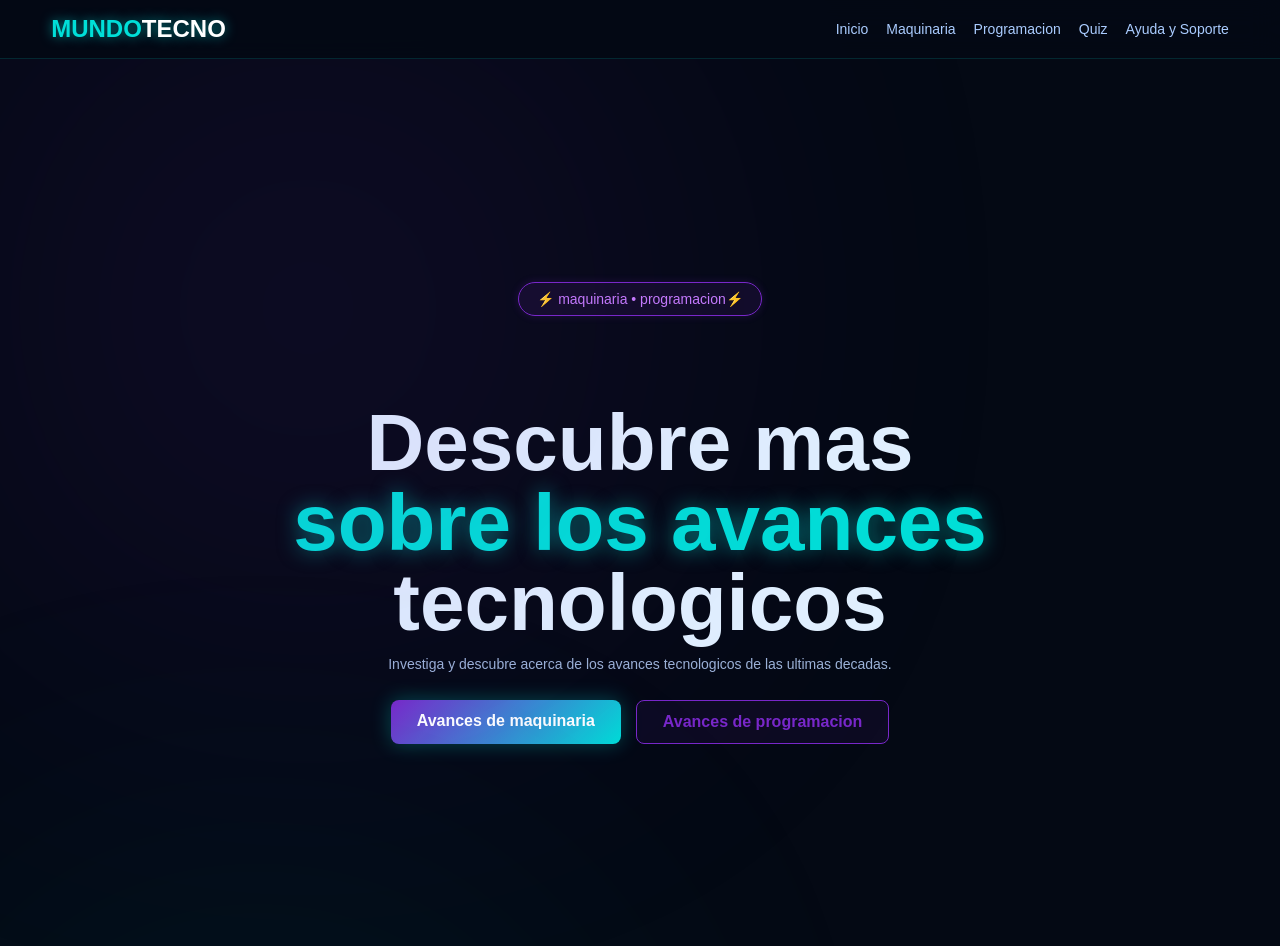
<file: index.html>
<!DOCTYPE html>
<html lang="en">
<head>
  <meta charset="UTF-8">
  <meta name="viewport" content="width=device-width, initial-scale=1.0">
  <title>mundotecno</title>
  <link rel="stylesheet" href="style.css">
</head>
<body>
  
  <!-- NAVBAR -->
    <nav>
        <div class="logo">MUNDO<span>TECNO</span></div>
        <ul>
            <li><a href="#inicio">Inicio</a></li>
            <li><a href="pilares.html">Maquinaria</a></li>
            <li><a href="pilares2.html">Programacion</a></li>
            <li><a href="quiz.html">Quiz</a></li>
            <li><a href="ayuda.html">Ayuda y Soporte</a></li>
        </ul>
    </nav>
    <!-- HERO SECTION -->
    <section class="hero" id="inicio">
        <div class="hero-content">
            <div class="badge">⚡ maquinaria • programacion⚡</div>
            <h1>Descubre mas<br><span>sobre los avances</span><br>tecnologicos</h1>
            <p>Investiga y descubre acerca de los avances tecnologicos de las ultimas decadas.</p>
            <div class="buttons">
                <a href="pilares.html" class="btn btn-primary">Avances de maquinaria</a>
                <a href="pilares2.html" class="btn btn-secondary">Avances de programacion</a>

            </div>
        </div>
    </section>
</body>
</html>
</file>
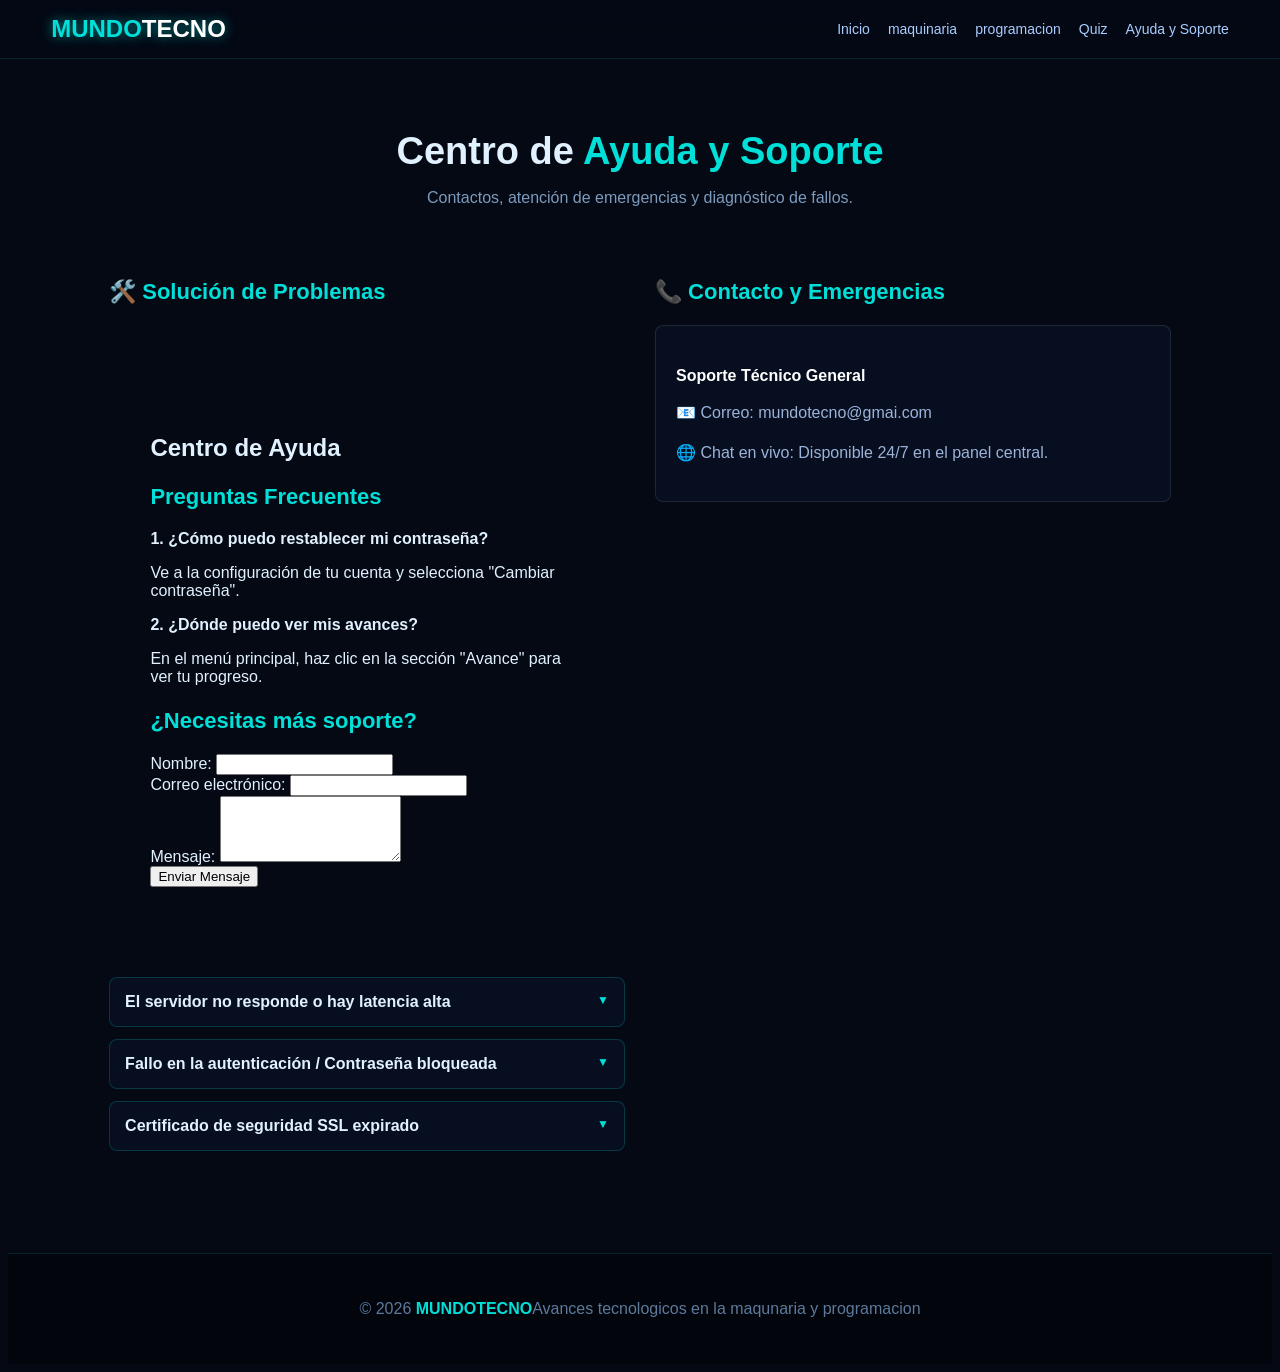
<file: ayuda.html>
<!DOCTYPE html>
<html lang="en">
<head>
    <meta charset="UTF-8">
    <meta name="viewport" content="width=device-width, initial-scale=1.0">
    <title>Ayuda</title>
    <link rel="stylesheet" href="ayuda.css">
</head>
<body>
    
    <!-- NAVBAR -->
    <nav>
        <div class="logo">MUNDO<span>TECNO</span></div>
        <ul>
            <li><a href="index.html ">Inicio</a></li>
            <li><a href="pilares.html">maquinaria</a></li>
            <li><a href="pilares2.html">programacion</a></li>
            <li><a href="quiz.html">Quiz</a></li>
            <li><a href="ayuda.html">Ayuda y Soporte</a></li>
        </ul>
    </nav>
    <!-- AYUDA, SOPORTE Y SOLUCIÓN DE PROBLEMAS -->
    <section id="ayuda">
        <div class="section-title">
            <h2>Centro de <span>Ayuda y Soporte</span></h2>
            <p>Contactos, atención de emergencias y diagnóstico de fallos.</p>
        </div>

        <div class="help-grid">
            <!-- Columna 1: Solución de problemas con desplegables -->
            <div class="help-column">
                <h3>🛠️ Solución de Problemas</h3>
                <section class="ayuda">
                    <h2>Centro de Ayuda</h2>

                    <h3>Preguntas Frecuentes</h3>
                    <div class="faq">
                        <p><strong>1. ¿Cómo puedo restablecer mi contraseña?</strong></p>
                        <p>Ve a la configuración de tu cuenta y selecciona "Cambiar contraseña".</p>
                    </div>
                    <div class="faq">
                        <p><strong>2. ¿Dónde puedo ver mis avances?</strong></p>
                        <p>En el menú principal, haz clic en la sección "Avance" para ver tu progreso.</p>
                    </div>

                    <h3>¿Necesitas más soporte?</h3>
                    <form action="enviar_mensaje.php" method="POST">

                        <label for="nombre">Nombre:</label>
                        <input type="text" id="nombre" name="nombre" required></form>

                        <form><label for="email">Correo electrónico:</label>
                        <input type="email" id="email" name="email" required></form>
                   
                        <form><label for="mensaje">Mensaje:</label>
                        <textarea id="mensaje" name="mensaje" rows="4" required></textarea></form> 

                        <button type="submit">Enviar Mensaje</button>
                    
                </section>


                <details class="faq-item">
                    <summary>El servidor no responde o hay latencia alta</summary>
                    <div class="faq-answer">
                        <p><strong>Para solucionarlo puedes:</strong></p>
                        <ul>
                            <li>Verificar el estado de las interfaces de red con el comando <code>ping</code>.</li>
                            <li>Reiniciar el daemon del servicio de enrutamiento.</li>
                            <li>Comprobar si existe un ataque DDoS en curso desde el panel de monitoreo.</li>
                        </ul>
                    </div>
                </details>

                <details class="faq-item">
                    <summary>Fallo en la autenticación / Contraseña bloqueada</summary>
                    <div class="faq-answer">
                        <p><strong>Para solucionarlo puedes:</strong></p>
                        <ul>
                            <li>Solicitar un token de recuperación a tu administrador del sistema.</li>
                            <li>Esperar 15 minutos para que el bloqueo por intentos expire.</li>
                            <li>Ingresar mediante la consola serial SSH con credenciales root.</li>
                        </ul>
                    </div>
                </details>

                <details class="faq-item">
                    <summary>Certificado de seguridad SSL expirado</summary>
                    <div class="faq-answer">
                        <p><strong>Para solucionarlo puedes:</strong></p>
                        <ul>
                            <li>Ejecutar el script automático <code>certbot renew</code> en el servidor web.</li>
                            <li>Verificar que las claves públicas estén apuntando al dominio correcto.</li>
                        </ul>
                    </div>
                </details>
            </div>

            <!-- Columna 2: Contacto y Emergencias -->
            <div class="help-column">
                <h3>📞 Contacto y Emergencias</h3>

                <div class="contact-card">
                    <h4>Soporte Técnico General</h4>
                    <p>📧 Correo: mundotecno@gmai.com</p>
                    <p>🌐 Chat en vivo: Disponible 24/7 en el panel central.</p>
                </div>

            </div>
        </div>
    </section>

    <!-- FOOTER -->
    <footer>
        <p>©️ 2026 <strong>MUNDOTECNO</strong>Avances tecnologicos en la maqunaria y programacion</p>
    </footer>
</body>
</html>
</file>
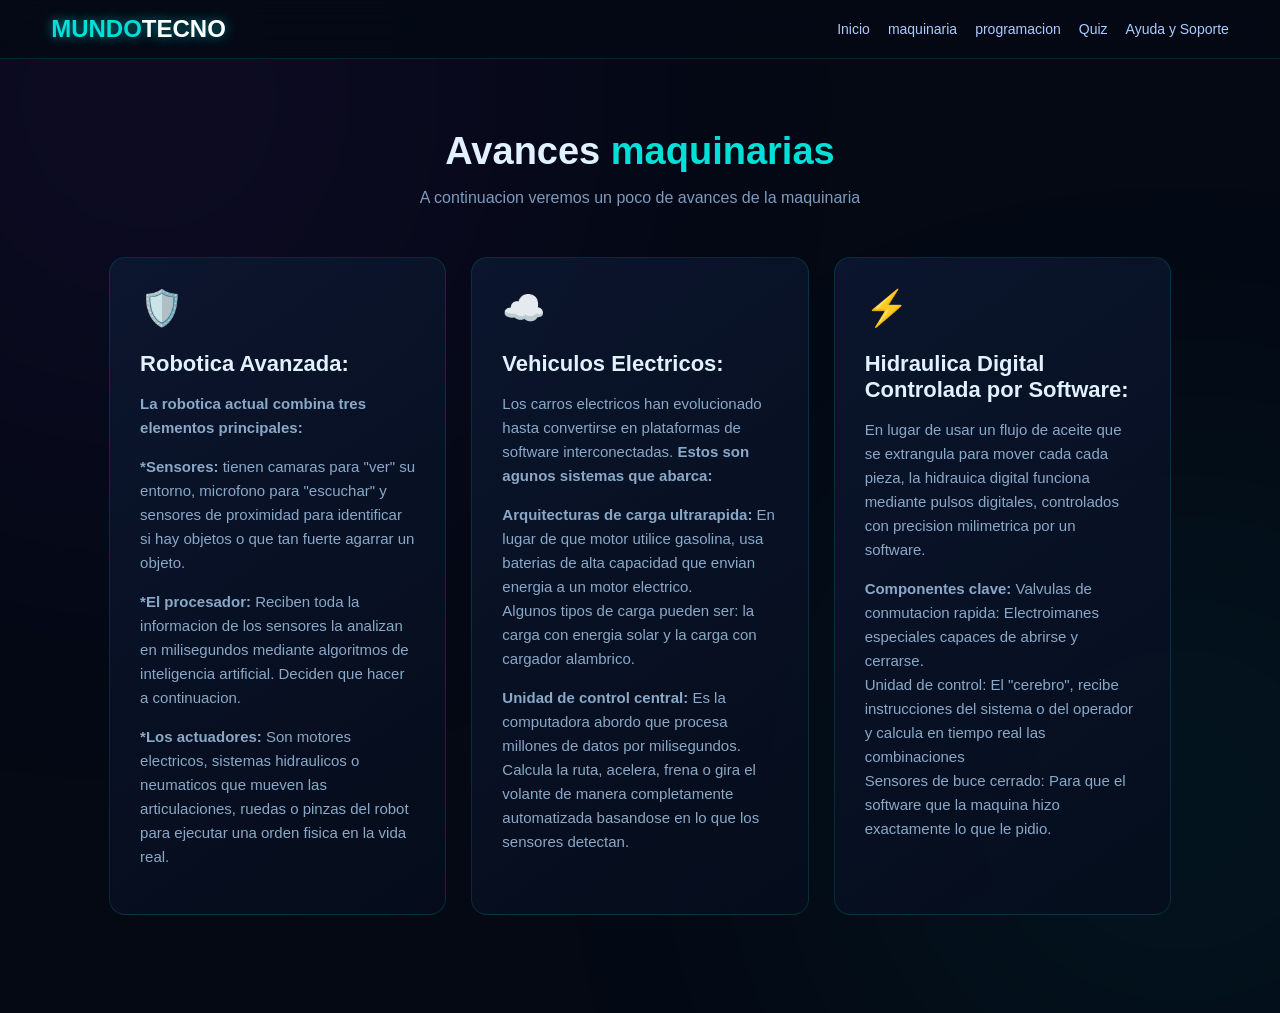
<file: pilares.html>
<!DOCTYPE html>
<html lang="en">
<head>
    <meta charset="UTF-8">
    <meta name="viewport" content="width=device-width, initial-scale=1.0">
    <title>pilares</title>
    <link rel="stylesheet" href="pilares.css">
</head>
<body>
   
    </style>
    <!-- NAVBAR -->
    <nav>
        <div class="logo">MUNDO<span>TECNO</span></div>
        <ul>
            <li><a href="index.html ">Inicio</a></li>
            <li><a href="pilares.html">maquinaria</a></li>
            <li><a href="pilares2.html">programacion</a></li>
            <li><a href="quiz.html">Quiz</a></li>
            <li><a href="ayuda.html">Ayuda y Soporte</a></li>
        </ul>
    </nav>
     <!-- PILARES DE TECNOLOGÍA -->
    <section id="pilares">
        <div class="section-title">
            <h2>Avances<span> maquinarias</span></h2>
            <p>A continuacion veremos un poco de avances de la maquinaria</p>
        </div>

        <div class="cards">
            <div class="card">
                <div class="icon">🛡️</div>
                <h3>Robotica Avanzada:</h3>
                <p><strong>La robotica actual combina tres elementos principales:</strong></p>
                <p><strong>*Sensores:</strong> tienen camaras para "ver" su entorno, microfono para "escuchar" y sensores de proximidad para 
                identificar si hay objetos o que tan fuerte agarrar un objeto.</p>
                <p><strong>*El procesador:</strong> Reciben toda la informacion de los sensores la analizan en milisegundos mediante algoritmos
                de inteligencia artificial. Deciden que hacer a continuacion.</p>
                <p><strong>*Los actuadores:</strong> Son motores electricos, sistemas hidraulicos o neumaticos que mueven las articulaciones, ruedas
                o pinzas del robot para ejecutar una orden fisica en la vida real.</p>
            </div>

            <div class="card">
                <div class="icon">☁️</div>
                <h3>Vehiculos Electricos:</h3>
                <p>Los carros electricos han evolucionado hasta convertirse en plataformas de software interconectadas. <strong>Estos son agunos sistemas que abarca:</strong> </p>
                <p><strong>Arquitecturas de carga ultrarapida:</strong> En lugar de que motor utilice gasolina, usa baterias de alta capacidad 
                que envian energia a un motor electrico.
                 <br> Algunos tipos de carga pueden ser: la carga con energia solar y la carga con cargador alambrico.</p>
                 <p><strong>Unidad de control central:</strong> Es la computadora abordo que procesa millones de datos por milisegundos. Calcula la ruta, acelera, frena o gira el volante
                 de manera completamente automatizada basandose en lo que los sensores detectan.</p>
            </div>

            <div class="card">
                <div class="icon">⚡</div>
                <h3>Hidraulica Digital Controlada por Software:</h3>
                <p>En lugar de usar un flujo de aceite que se extrangula para mover cada cada pieza, la hidrauica digital funciona mediante pulsos digitales,
                    controlados con precision milimetrica por un software.
                </p>
                <p><strong>Componentes clave:</strong> Valvulas de conmutacion rapida: Electroimanes especiales capaces de abrirse y cerrarse. <br> Unidad de control:
                 El "cerebro", recibe instrucciones del sistema o del operador y calcula en tiempo real las combinaciones <br> Sensores de buce cerrado: Para que el software 
                que la maquina hizo exactamente lo que le pidio.</p>
            </div>
        </div>
    </section>
</body>
</html>
</file>
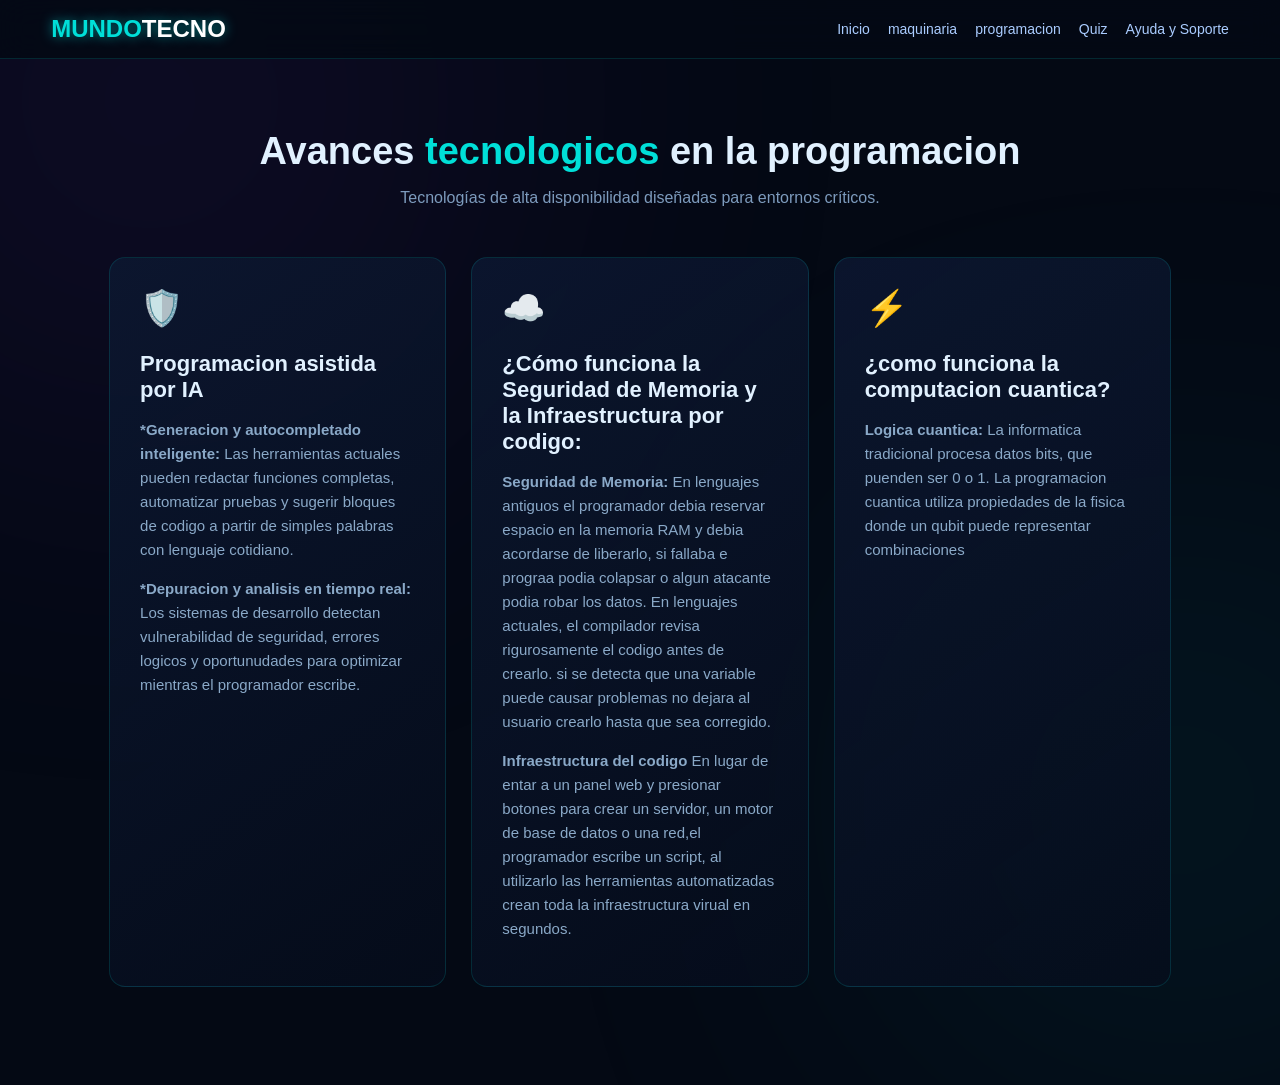
<file: pilares2.html>
<!DOCTYPE html>
<html lang="en">
<head>
    <meta charset="UTF-8">
    <meta name="viewport" content="width= , initial-scale=1.0">
    <title>pilares2</title>
    <link rel="stylesheet" href="quiz.css">
</head>
<body>
    <style>
        general{
    margin: 0;
    padding: 0;
    box-sizing: border-box;
    scroll-behavior: smooth;
}

body {
    font-family: Arial, Helvetica, sans-serif;
    background: #040914;
    color: #e1f1ff;
    overflow-x: hidden;
    position: relative;
}

/* Efectos de luces en el fondo */
body::before {
    content: "";
    position: fixed;
    width: 600px;
    height: 600px;
    background: #7928ca;
    border-radius: 50%;
    filter: blur(200px);
    opacity: 0.15;
    top: -200px;
    left: -150px;
    z-index: -1;
}

body::after {
    content: "";
    position: fixed;
    width: 500px;
    height: 500px;
    background: #00dfd8;
    border-radius: 50%;
    filter: blur(200px);
    opacity: 0.12;
    right: -150px;
    bottom: -150px;
    z-index: -1;
}

/* NAVBAR */
nav {
    position: fixed;
    top: 0;
    left: 0;
    width: 100%;
    box-sizing: border-box;
    padding: 15px 4%;
    z-index: 1000;

    display: flex;
    justify-content: space-between;
    align-items: center;
    gap: 20px;

    background: rgba(4, 9, 20, 0.9);
    backdrop-filter: blur(15px);
    border-bottom: 1px solid rgba(0, 223, 216, 0.15);
}

.logo {
    font-size: 24px;
    font-weight: bold;
    color: #00dfd8;
    text-shadow: 0 0 12px rgba(0, 223, 216, 0.6);
    white-space: nowrap;
}

.logo span {
    color: #fff;
}

nav ul {
    display: flex;
    align-items: center;
    justify-content: flex-end;
    gap: 18px;
    list-style: none;
    margin: 0;
    padding: 0;
    flex-wrap: wrap;
}

nav li {
    flex-shrink: 0;
}

nav a {
    color: #aaccff;
    text-decoration: none;
    transition: 0.3s;
    font-size: 14px;
    white-space: nowrap;
}

nav a:hover {
    color: #00dfd8;
    text-shadow: 0 0 10px #00dfd8;
}

/* SECCIONES GENERALES */
section {
    padding: 90px 8%;
}

.section-title {
    text-align: center;
    margin-bottom: 50px;
}

.section-title h2 {
    font-size: 38px;
    margin-bottom: 12px;
}

.section-title h2 span {
    color: #00dfd8;
}

.section-title p {
    color: #7d9bbd;
}

/* TARJETAS */
.cards {
    display: grid;
    grid-template-columns: repeat(3, 1fr);
    gap: 25px;
}

.card {
    padding: 30px;
    border-radius: 16px;
    background: linear-gradient(145deg, rgba(12, 23, 48, 0.9), rgba(6, 13, 28, 0.8));
    border: 1px solid rgba(0, 223, 216, 0.15);
    transition: 0.3s;
}

.card:hover {
    transform: translateY(-8px);
    border-color: #00dfd8;
    box-shadow: 0 10px 30px rgba(0, 223, 216, 0.15);
}

.icon {
    font-size: 35px;
    margin-bottom: 15px;
}

.card h3 {
    font-size: 22px;
    margin-bottom: 12px;
}

.card p {
    color: #8aa9c8;
    line-height: 1.6;
    font-size: 15px;
}

/* AYUDA Y DESPLEGABLES */
.help-grid {
    display: grid;
    grid-template-columns: 1fr 1fr;
    gap: 30px;
}

.help-column h3 {
    font-size: 22px;
    margin-bottom: 20px;
    color: #00dfd8;
}
/* RESPONSIVE */
@media (max-width: 850px) {
    nav ul { display: none; }
    .cards { grid-template-columns: 1fr; }
    .help-grid { grid-template-columns: 1fr; }
}
    </style>
    <!-- NAVBAR -->
    <nav>
        <div class="logo">MUNDO<span>TECNO</span></div>
        <ul>
            <li><a href="index.html ">Inicio</a></li>
            <li><a href="pilares.html">maquinaria</a></li>
            <li><a href="pilares2.html">programacion</a></li>
            <li><a href="quiz.html">Quiz</a></li>
            <li><a href="ayuda.html">Ayuda y Soporte</a></li>
        </ul>
    </nav>
    <!-- tarjetas2 -->
    <section id="pilares2">
        <div class="section-title">
            <h2>Avances<span> tecnologicos</span> en la programacion</h2>
            <p>Tecnologías de alta disponibilidad diseñadas para entornos críticos.</p>
        </div>

        <div class="cards">
            <div class="card">
                <div class="icon">🛡️</div>
                <h3>Programacion asistida por IA</h3>
                <p><strong>*Generacion y autocompletado inteligente: </strong> Las herramientas actuales pueden redactar funciones completas,
                automatizar pruebas y sugerir bloques de codigo a partir de simples palabras con lenguaje cotidiano. </p>
                <p><strong>*Depuracion y analisis en tiempo real:</strong> Los sistemas de desarrollo detectan vulnerabilidad de seguridad, errores
                logicos y oportunudades para optimizar mientras el programador escribe.</p>
            </div>

            <div class="card">
                <div class="icon">☁️</div>
                <h3>¿Cómo funciona la Seguridad de Memoria y la Infraestructura por codigo:</h3>
                <p><strong>Seguridad de Memoria:</strong> En lenguajes antiguos el programador debia reservar espacio en la memoria RAM y debia acordarse de
                     liberarlo, si fallaba e prograa podia colapsar o algun atacante podia robar los datos. En lenguajes actuales, el compilador revisa 
                     rigurosamente el codigo antes de crearlo. si se detecta que una variable puede causar 
                problemas no dejara al usuario crearlo hasta que sea corregido.</p>
                <p><strong>Infraestructura del codigo</strong> En lugar de entar a un panel web y presionar botones para crear un servidor, un motor de 
                    base de datos o una red,el programador escribe un script, al utilizarlo las herramientas automatizadas
                crean toda la infraestructura virual en segundos.</p>
            </div>

            <div class="card">
                <div class="icon">⚡</div>
                <h3>¿como funciona la computacion cuantica?</h3>
                <p><strong>Logica cuantica:</strong> La informatica tradicional procesa datos bits, que puenden ser 0 o 1. La programacion cuantica 
                utiliza propiedades de la fisica donde un qubit puede representar combinaciones</p>
            </div>
        </div>
    </section>
</body>
</html>
</file>
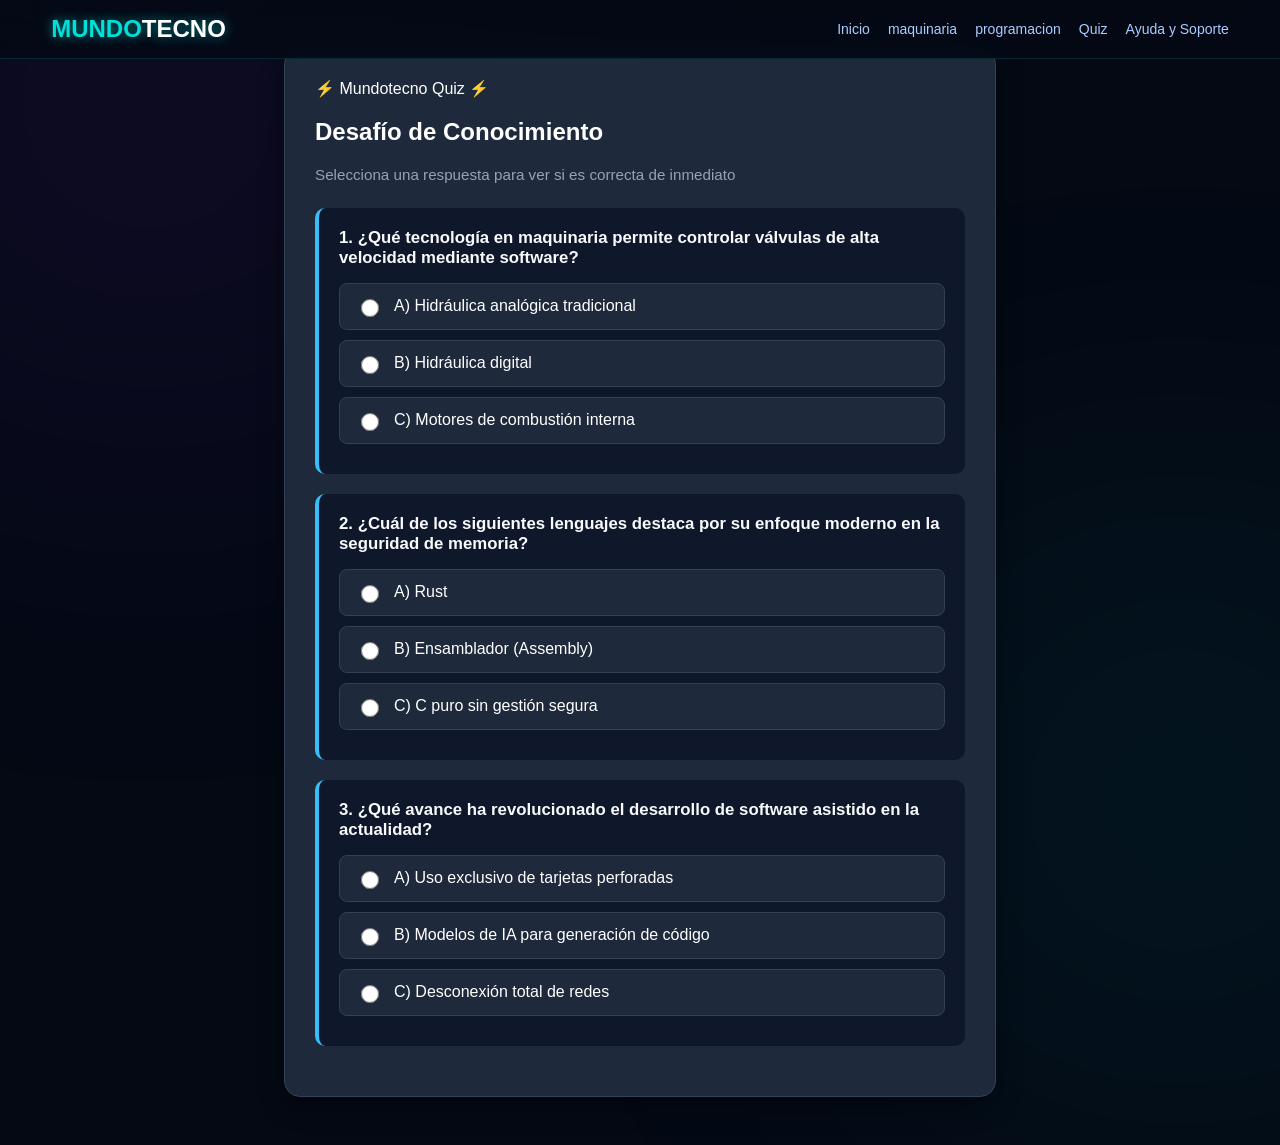
<file: quiz.html>
<!DOCTYPE html>
<html lang="en">
<head>
    <meta charset="UTF-8">
    <meta name="viewport" content="width=device-width, initial-scale=1.0">
    <title>Quiz</title>
</head>
<body>
    <style>
        general{
    margin: 0;
    padding: 0;
    box-sizing: border-box;
    scroll-behavior: smooth;
}

body {
    font-family: Arial, Helvetica, sans-serif;
    background: #040914;
    color: #e1f1ff;
    overflow-x: hidden;
    position: relative;
}

/* Efectos de luces en el fondo */
body::before {
    content: "";
    position: fixed;
    width: 600px;
    height: 600px;
    background: #7928ca;
    border-radius: 50%;
    filter: blur(200px);
    opacity: 0.15;
    top: -200px;
    left: -150px;
    z-index: -1;
}

body::after {
    content: "";
    position: fixed;
    width: 500px;
    height: 500px;
    background: #00dfd8;
    border-radius: 50%;
    filter: blur(200px);
    opacity: 0.12;
    right: -150px;
    bottom: -150px;
    z-index: -1;
}

/* NAVBAR */
nav {
    position: fixed;
    top: 0;
    left: 0;
    width: 100%;
    box-sizing: border-box;
    padding: 15px 4%;
    z-index: 1000;

    display: flex;
    justify-content: space-between;
    align-items: center;
    gap: 20px;

    background: rgba(4, 9, 20, 0.9);
    backdrop-filter: blur(15px);
    border-bottom: 1px solid rgba(0, 223, 216, 0.15);
}

.logo {
    font-size: 24px;
    font-weight: bold;
    color: #00dfd8;
    text-shadow: 0 0 12px rgba(0, 223, 216, 0.6);
    white-space: nowrap;
}

.logo span {
    color: #fff;
}

nav ul {
    display: flex;
    align-items: center;
    justify-content: flex-end;
    gap: 18px;
    list-style: none;
    margin: 0;
    padding: 0;
    flex-wrap: wrap;
}

nav li {
    flex-shrink: 0;
}

nav a {
    color: #aaccff;
    text-decoration: none;
    transition: 0.3s;
    font-size: 14px;
    white-space: nowrap;
}

nav a:hover {
    color: #00dfd8;
    text-shadow: 0 0 10px #00dfd8;
}
/* SECCIONES GENERALES */
section {
    padding: 90px 8%;
}

.section-title {
    text-align: center;
    margin-bottom: 50px;
}

.section-title h2 {
    font-size: 38px;
    margin-bottom: 12px;
}

.section-title h2 span {
    color: #00dfd8;
}

.section-title p {
    color: #7d9bbd;
}
/* ==========================================
   ESTILOS QUIZ INTERACTIVO AL INSTANTE
   ========================================== */

.quiz-container {
  display: flex;
  justify-content: center;
  align-items: center;
  padding: 40px 20px;
}

.quiz-card {
  background: #1e293b;
  border: 1px solid #334155;
  border-radius: 16px;
  padding: 30px;
  max-width: 650px;
  width: 100%;
  box-shadow: 0 10px 25px rgba(0, 0, 0, 0.4);
  color: #ffffff;
}

.quiz-subtitle {
  color: #94a3b8;
  font-size: 0.95rem;
  margin-bottom: 25px;
}

.question-block {
  background: #0f172a;
  border-radius: 10px;
  padding: 20px;
  margin-bottom: 20px;
  border-left: 4px solid #38bdf8;
  transition: all 0.3s ease;
}

.question-block h3 {
  font-size: 1.05rem;
  margin-top: 0;
  margin-bottom: 15px;
  color: #f8fafc;
}

.option {
  display: flex;
  align-items: center;
  gap: 12px;
  background: #1e293b;
  padding: 12px 16px;
  border-radius: 8px;
  margin-bottom: 10px;
  cursor: pointer;
  transition: all 0.2s ease;
  border: 1px solid #334155;
}

.option:hover {
  background: #334155;
  border-color: #38bdf8;
}

.option input[type="radio"] {
  accent-color: #38bdf8;
  width: 18px;
  height: 18px;
  cursor: pointer;
}

/* ESTADOS DE RESPUESTA DIRECTA */
.option.correcta {
  background: rgba(34, 197, 94, 0.2) !important;
  border-color: #22c55e !important;
  color: #4ade80 !important;
  font-weight: bold;
}

.option.incorrecta {
  background: rgba(239, 68, 68, 0.2) !important;
  border-color: #ef4444 !important;
  color: #f87171 !important;
}

/* Desactiva los clics cuando la pregunta ya fue respondida */
.question-block.respondida .option {
  pointer-events: none;
  opacity: 0.7;
}

.question-block.respondida .option.correcta,
.question-block.respondida .option.incorrecta {
  opacity: 1;
}
    </style>
     <!-- NAVBAR -->
    <nav>
        <div class="logo">MUNDO<span>TECNO</span></div>
        <ul>
            <li><a href="index.html ">Inicio</a></li>
            <li><a href="pilares.html">maquinaria</a></li>
            <li><a href="pilares2.html">programacion</a></li>
            <li><a href="quiz.html">Quiz</a></li>
            <li><a href="ayuda.html">Ayuda y Soporte</a></li>
        </ul>
    </nav>
    <script src="quiz.js"></script>
    <!-- SECCIÓN QUIZ mundotecni INTERACTIVO -->
<section id="quiz-section" class="quiz-container">
  <div class="quiz-card">
    <div class="badge">⚡ Mundotecno Quiz ⚡</div>
    <h1>Desafío de Conocimiento</h1>
    <p class="quiz-subtitle">Selecciona una respuesta para ver si es correcta de inmediato</p>

    <!-- PREGUNTA 1: MAQUINARIA -->
    <div class="question-block" id="q1">
      <h3>1. ¿Qué tecnología en maquinaria permite controlar válvulas de alta velocidad mediante software?</h3>
      
      <label class="option" onclick="verificarRespuesta('q1', 'b', this)">
        <input type="radio" name="p1" value="a">
        <span>A) Hidráulica analógica tradicional</span>
      </label>

      <label class="option" onclick="verificarRespuesta('q1', 'b', this)">
        <input type="radio" name="p1" value="b">
        <span>B) Hidráulica digital</span>
      </label>

      <label class="option" onclick="verificarRespuesta('q1', 'b', this)">
        <input type="radio" name="p1" value="c">
        <span>C) Motores de combustión interna</span>
      </label>
    </div>

    <!-- PREGUNTA 2: PROGRAMACIÓN -->
    <div class="question-block" id="q2">
      <h3>2. ¿Cuál de los siguientes lenguajes destaca por su enfoque moderno en la seguridad de memoria?</h3>
      
      <label class="option" onclick="verificarRespuesta('q2', 'a', this)">
        <input type="radio" name="p2" value="a">
        <span>A) Rust</span>
      </label>

      <label class="option" onclick="verificarRespuesta('q2', 'a', this)">
        <input type="radio" name="p2" value="b">
        <span>B) Ensamblador (Assembly)</span>
      </label>

      <label class="option" onclick="verificarRespuesta('q2', 'a', this)">
        <input type="radio" name="p2" value="c">
        <span>C) C puro sin gestión segura</span>
      </label>
    </div>

    <!-- PREGUNTA 3: INTELIGENCIA ARTIFICIAL -->
    <div class="question-block" id="q3">
      <h3>3. ¿Qué avance ha revolucionado el desarrollo de software asistido en la actualidad?</h3>
      
      <label class="option" onclick="verificarRespuesta('q3', 'b', this)">
        <input type="radio" name="p3" value="a">
        <span>A) Uso exclusivo de tarjetas perforadas</span>
      </label>

      <label class="option" onclick="verificarRespuesta('q3', 'b', this)">
        <input type="radio" name="p3" value="b">
        <span>B) Modelos de IA para generación de código</span>
      </label>

      <label class="option" onclick="verificarRespuesta('q3', 'b', this)">
        <input type="radio" name="p3" value="c">
        <span>C) Desconexión total de redes</span>
      </label>
    </div>

  </div>
</section>
</body>
</html>
</file>
<file: style.css>
*
section {
    padding: 90px 8%;
}

.section-title {
    text-align: center;
    margin-bottom: 50px;
}

.section-title h2 {
    font-size: 38px;
    margin-bottom: 12px;
}

.section-title h2 span {
    color: #00dfd8;
}

.section-title p {
    color: #7d9bbd;
}
body {
    font-family: Arial, Helvetica, sans-serif;
    background: #040914;
    color: #e1f1ff;
    overflow-x: hidden;
    position: relative;
}

/* Efectos de luces en el fondo */
body::before {
    content: "";
    position: fixed;
    width: 600px;
    height: 600px;
    background: #7928ca;
    border-radius: 50%;
    filter: blur(200px);
    opacity: 0.15;
   /* top: -200px;
    left: -150px;
    z-index: -1;*/
}

body::after {
    content: "";
    position: fixed;
    width: 500px;
    height: 500px;
    background: #00dfd8;
    border-radius: 50%;
    filter: blur(200px);
    opacity: 0.12;
  /*  right: -150px;
    bottom: -150px;
    z-index: -1;*/
}
/* NAVBAR */
nav {
    position: fixed;
    top: 0;
    left: 0;
    width: 100%;
    box-sizing: border-box; 
    padding: 15px 4%;
    z-index: 1000;

    display: flex;
    justify-content: space-between;
    align-items: center;
    gap: 20px;

    background: rgba(4, 9, 20, 0.9);
    backdrop-filter: blur(15px);
    border-bottom: 1px solid rgba(0, 223, 216, 0.15);
}

.logo {
    font-size: 24px;
    font-weight: bold;
    color: #00dfd8;
    text-shadow: 0 0 12px rgba(0, 223, 216, 0.6);
    white-space: nowrap;
}

.logo span {
    color: #fff;
}

nav ul {
    display: flex;
    align-items: center;
    justify-content: flex-end;
    gap: 18px;
    list-style: none;
    margin: 0;
    padding: 0;
    flex-wrap: wrap;
}

nav li {
    flex-shrink: 0;
}

nav a {
    color: #aaccff;
    text-decoration: none;
    transition: 0.3s;
    font-size: 14px;
    white-space: nowrap;
}

nav a:hover {
    color: #00dfd8;
    text-shadow: 0 0 10px #00dfd8;
}
/* HERO SECTION */
.hero {
    min-height: 90vh;
    display: flex;
    align-items: center;
    justify-content: center;
    text-align: center;
    padding: 100px 10px 20px;
}

.hero-content {
    max-width: 700px;
}

.badge {
    display: inline-block;
    padding: 8px 18px;
    border: 1px solid #7928ca;
    border-radius: 25px;
    color: #c77dff;
    background: rgba(121, 40, 202, 0.1);
    margin-bottom: 20px;
    box-shadow: 0 0 8px rgba(121, 40, 202, 0.2);
    font-size: 14px;
}

.hero h1 {
    font-size: clamp(40px, 7vw, 80px);
    line-height: 1;
    margin-bottom: 10px;
}

.hero h1 span {
    color: #00dfd8;
    text-shadow: 0 0 20px rgba(0, 223, 216, 0.5);
}

.hero p {
    color: #9cb3d8;
    font-size: 14px;
    line-height: 1.6;
    max-width: 650px;
    margin: auto;
}

.buttons {
    margin-top: 25px;
    display: flex;
    justify-content: center;
    gap: 15px;
    flex-wrap: wrap;
}

.btn {
    padding: 12px 26px;
    border-radius: 8px;
    text-decoration: none;
    font-weight: bold;
    transition: 0.3s;
    cursor: pointer;
    border: none;
}

.btn-primary {
    color: white;
    background: linear-gradient(135deg, #7928ca, #00dfd8);
    box-shadow: 0 0 20px rgba(0, 223, 216, 0.3);
}

.btn-primary:hover {
    transform: translateY(-3px);
    box-shadow: 0 0 30px rgba(0, 223, 216, 0.6);
}

.btn-secondary {
    color: #7928ca;
    border: 1px solid #7928ca;
    background: rgba(121, 40, 202, 0.08);
}

.btn-secondary:hover {
    background: rgba(121, 40, 202, 0.2);
}

/* SECCIONES GENERALES */
section {
    padding: 90px 8%;
}

.section-title {
    text-align: center;
    margin-bottom: 50px;
}

.section-title h2 {
    font-size: 38px;
    margin-bottom: 12px;
}

.section-title h2 span {
    color: #00dfd8;
}

.section-title p {
    color: #7d9bbd;
}

/* FOOTER */
footer {
    padding: 30px;
    text-align: center;
    border-top: 1px solid rgba(0, 223, 216, 0.15);
    color: #5d7a9c;
    background: #02050c;
}

footer strong {
    color: #00dfd8;
}

/* RESPONSIVE */
@media (max-width: 850px) {
    nav ul { display: none; }
    .cards { grid-template-columns: 1fr; }
    .help-grid { grid-template-columns: 1fr; }
}
</file>
<file: ayuda.css>
*
body {
    font-family: Arial, Helvetica, sans-serif;
    background: #040914;
    color: #e1f1ff;
    overflow-x: hidden;
    position: relative;
}
        /* AYUDA Y DESPLEGABLES */
.help-grid {
    display: grid;
    grid-template-columns: 1fr 1fr;
    gap: 30px;
}

.help-column h3 {
    font-size: 22px;
    margin-bottom: 20px;
    color: #00dfd8;
}
/* NAVBAR */
nav {
    position: fixed;
    top: 0;
    left: 0;
    width: 100%;
    box-sizing: border-box;
    padding: 15px 4%;
    z-index: 1000;

    display: flex;
    justify-content: space-between;
    align-items: center;
    gap: 20px;

    background: rgba(4, 9, 20, 0.9);
    backdrop-filter: blur(15px);
    border-bottom: 1px solid rgba(0, 223, 216, 0.15);
}

.logo {
    font-size: 24px;
    font-weight: bold;
    color: #00dfd8;
    text-shadow: 0 0 12px rgba(0, 223, 216, 0.6);
    white-space: nowrap;
}

.logo span {
    color: #fff;
}

nav ul {
    display: flex;
    align-items: center;
    justify-content: flex-end;
    gap: 18px;
    list-style: none;
    margin: 0;
    padding: 0;
    flex-wrap: wrap;
}

nav li {
    flex-shrink: 0;
}

nav a {
    color: #aaccff;
    text-decoration: none;
    transition: 0.3s;
    font-size: 14px;
    white-space: nowrap;
}

nav a:hover {
    color: #00dfd8;
    text-shadow: 0 0 10px #00dfd8;
}
/* SECCIONES GENERALES */
section {
    padding: 90px 8%;
}

.section-title {
    text-align: center;
    margin-bottom: 50px;
}

.section-title h2 {
    font-size: 38px;
    margin-bottom: 12px;
}

.section-title h2 span {
    color: #00dfd8;
}

.section-title p {
    color: #7d9bbd;
}


/* Estilos de los desplegables <details> */
.faq-item {
    background: rgba(8, 17, 36, 0.8);
    border: 1px solid rgba(0, 223, 216, 0.2);
    border-radius: 8px;
    margin-bottom: 12px;
    padding: 15px;
    transition: 0.3s;
}

.faq-item summary {
    font-weight: bold;
    cursor: pointer;
    list-style: none;
    position: relative;
    padding-right: 25px;
    color: #e1f1ff;
}

/* Flecha para abrir/cerrar */
.faq-item summary::after {
    content: "▼";
    position: absolute;
    right: 0;
    font-size: 12px;
    color: #00dfd8;
    transition: transform 0.3s;
}

.faq-item[open] summary::after {
    transform: rotate(180deg);
}

.faq-answer {
    margin-top: 15px;
    padding-top: 12px;
    border-top: 1px solid rgba(255, 255, 255, 0.08);
    color: #9cb3d8;
    line-height: 1.6;
}

.faq-answer ul {
    margin-left: 20px;
    margin-top: 8px;
}

/* Tarjetas de Contacto */
.contact-card {
    background: rgba(8, 17, 36, 0.8);
    border: 1px solid rgba(255, 255, 255, 0.1);
    border-radius: 8px;
    padding: 20px;
    margin-bottom: 15px;
}

.contact-card h4 {
    margin-bottom: 8px;
    color: #fff;
}

.contact-card p {
    color: #9cb3d8;
    line-height: 1.5;
}

.emergency {
    border-color: rgba(255, 0, 85, 0.4);
    background: rgba(255, 0, 85, 0.05);
}

.emergency h4 {
    color: #ff4d7d;
}

/* FOOTER */
footer {
    padding: 30px;
    text-align: center;
    border-top: 1px solid rgba(0, 223, 216, 0.15);
    color: #5d7a9c;
    background: #02050c;
}

footer strong {
    color: #00dfd8;
}

/* RESPONSIVE */
@media (max-width: 850px) {
    nav ul { display: none; }
    .cards { grid-template-columns: 1fr; }
    .help-grid { grid-template-columns: 1fr; }
}
</file>
<file: pilares.css>
*
general{
    margin: 0;
    padding: 0;
    box-sizing: border-box;
    scroll-behavior: smooth;
}

body {
    font-family: Arial, Helvetica, sans-serif;
    background: #040914;
    color: #e1f1ff;
    overflow-x: hidden;
    position: relative;
}

/* Efectos de luces en el fondo */
body::before {
    content: "";
    position: fixed;
    width: 600px;
    height: 600px;
    background: #7928ca;
    border-radius: 50%;
    filter: blur(200px);
    opacity: 0.15;
    top: -200px;
    left: -150px;
    z-index: -1;
}

body::after {
    content: "";
    position: fixed;
    width: 500px;
    height: 500px;
    background: #00dfd8;
    border-radius: 50%;
    filter: blur(200px);
    opacity: 0.12;
    right: -150px;
    bottom: -150px;
    z-index: -1;
}

/* NAVBAR */
nav {
    position: fixed;
    top: 0;
    left: 0;
    width: 100%;
    box-sizing: border-box;
    padding: 15px 4%;
    z-index: 1000;

    display: flex;
    justify-content: space-between;
    align-items: center;
    gap: 20px;

    background: rgba(4, 9, 20, 0.9);
    backdrop-filter: blur(15px);
    border-bottom: 1px solid rgba(0, 223, 216, 0.15);
}

.logo {
    font-size: 24px;
    font-weight: bold;
    color: #00dfd8;
    text-shadow: 0 0 12px rgba(0, 223, 216, 0.6);
    white-space: nowrap;
}

.logo span {
    color: #fff;
}

nav ul {
    display: flex;
    align-items: center;
    justify-content: flex-end;
    gap: 18px;
    list-style: none;
    margin: 0;
    padding: 0;
    flex-wrap: wrap;
}

nav li {
    flex-shrink: 0;
}

nav a {
    color: #aaccff;
    text-decoration: none;
    transition: 0.3s;
    font-size: 14px;
    white-space: nowrap;
}

nav a:hover {
    color: #00dfd8;
    text-shadow: 0 0 10px #00dfd8;
}
/* SECCIONES GENERALES */
section {
    padding: 90px 8%;
}

.section-title {
    text-align: center;
    margin-bottom: 50px;
}

.section-title h2 {
    font-size: 38px;
    margin-bottom: 12px;
}

.section-title h2 span {
    color: #00dfd8;
}

.section-title p {
    color: #7d9bbd;
}

/* TARJETAS */
.cards {
    display: grid;
    grid-template-columns: repeat(3, 1fr);
    gap: 25px;
}

.card {
    padding: 30px;
    border-radius: 16px;
    background: linear-gradient(145deg, rgba(12, 23, 48, 0.9), rgba(6, 13, 28, 0.8));
    border: 1px solid rgba(0, 223, 216, 0.15);
    transition: 0.3s;
}

.card:hover {
    transform: translateY(-8px);
    border-color: #00dfd8;
    box-shadow: 0 10px 30px rgba(0, 223, 216, 0.15);
}

.icon {
    font-size: 35px;
    margin-bottom: 15px;
}

.card h3 {
    font-size: 22px;
    margin-bottom: 12px;
}

.card p {
    color: #8aa9c8;
    line-height: 1.6;
    font-size: 15px;
}

/* AYUDA Y DESPLEGABLES */
.help-grid {
    display: grid;
    grid-template-columns: 1fr 1fr;
    gap: 30px;
}

.help-column h3 {
    font-size: 22px;
    margin-bottom: 20px;
    color: #00dfd8;
}
/* RESPONSIVE */
@media (max-width: 850px) {
    nav ul { display: none; }
    .cards { grid-template-columns: 1fr; }
    .help-grid { grid-template-columns: 1fr; }
}
</file>
<file: quiz.css>
*
 general{
    margin: 0;
    padding: 0;
    box-sizing: border-box;
    scroll-behavior: smooth;
}

body {
    font-family: Arial, Helvetica, sans-serif;
    background: #040914;
    color: #e1f1ff;
    overflow-x: hidden;
    position: relative;
}

/* Efectos de luces en el fondo */
body::before {
    content: "";
    position: fixed;
    width: 600px;
    height: 600px;
    background: #7928ca;
    border-radius: 50%;
    filter: blur(200px);
    opacity: 0.15;
    top: -200px;
    left: -150px;
    z-index: -1;
}

body::after {
    content: "";
    position: fixed;
    width: 500px;
    height: 500px;
    background: #00dfd8;
    border-radius: 50%;
    filter: blur(200px);
    opacity: 0.12;
    right: -150px;
    bottom: -150px;
    z-index: -1;
}

/* NAVBAR */
nav {
    position: fixed;
    top: 0;
    left: 0;
    width: 100%;
    box-sizing: border-box;
    padding: 15px 4%;
    z-index: 1000;

    display: flex;
    justify-content: space-between;
    align-items: center;
    gap: 20px;

    background: rgba(4, 9, 20, 0.9);
    backdrop-filter: blur(15px);
    border-bottom: 1px solid rgba(0, 223, 216, 0.15);
}

.logo {
    font-size: 24px;
    font-weight: bold;
    color: #00dfd8;
    text-shadow: 0 0 12px rgba(0, 223, 216, 0.6);
    white-space: nowrap;
}

.logo span {
    color: #fff;
}

nav ul {
    display: flex;
    align-items: center;
    justify-content: flex-end;
    gap: 18px;
    list-style: none;
    margin: 0;
    padding: 0;
    flex-wrap: wrap;
}

nav li {
    flex-shrink: 0;
}

nav a {
    color: #aaccff;
    text-decoration: none;
    transition: 0.3s;
    font-size: 14px;
    white-space: nowrap;
}

nav a:hover {
    color: #00dfd8;
    text-shadow: 0 0 10px #00dfd8;
}
/* SECCIONES GENERALES */
section {
    padding: 90px 8%;
}

.section-title {
    text-align: center;
    margin-bottom: 50px;
}

.section-title h2 {
    font-size: 38px;
    margin-bottom: 12px;
}

.section-title h2 span {
    color: #00dfd8;
}

.section-title p {
    color: #7d9bbd;
}
/* ==========================================
   ESTILOS QUIZ INTERACTIVO AL INSTANTE
   ========================================== */

.quiz-container {
  display: flex;
  justify-content: center;
  align-items: center;
  padding: 40px 20px;
}

.quiz-card {
  background: #1e293b;
  border: 1px solid #334155;
  border-radius: 16px;
  padding: 30px;
  max-width: 650px;
  width: 100%;
  box-shadow: 0 10px 25px rgba(0, 0, 0, 0.4);
  color: #ffffff;
}

.quiz-subtitle {
  color: #94a3b8;
  font-size: 0.95rem;
  margin-bottom: 25px;
}

.question-block {
  background: #0f172a;
  border-radius: 10px;
  padding: 20px;
  margin-bottom: 20px;
  border-left: 4px solid #38bdf8;
  transition: all 0.3s ease;
}

.question-block h3 {
  font-size: 1.05rem;
  margin-top: 0;
  margin-bottom: 15px;
  color: #f8fafc;
}

.option {
  display: flex;
  align-items: center;
  gap: 12px;
  background: #1e293b;
  padding: 12px 16px;
  border-radius: 8px;
  margin-bottom: 10px;
  cursor: pointer;
  transition: all 0.2s ease;
  border: 1px solid #334155;
}

.option:hover {
  background: #334155;
  border-color: #38bdf8;
}

.option input[type="radio"] {
  accent-color: #38bdf8;
  width: 18px;
  height: 18px;
  cursor: pointer;
}

/* ESTADOS DE RESPUESTA DIRECTA */
.option.correcta {
  background: rgba(34, 197, 94, 0.2) !important;
  border-color: #22c55e !important;
  color: #4ade80 !important;
  font-weight: bold;
}

.option.incorrecta {
  background: rgba(239, 68, 68, 0.2) !important;
  border-color: #ef4444 !important;
  color: #f87171 !important;
}

/* Desactiva los clics cuando la pregunta ya fue respondida */
.question-block.respondida .option {
  pointer-events: none;
  opacity: 0.7;
}

.question-block.respondida .option.correcta,
.question-block.respondida .option.incorrecta {
  opacity: 1;
}
</file>
